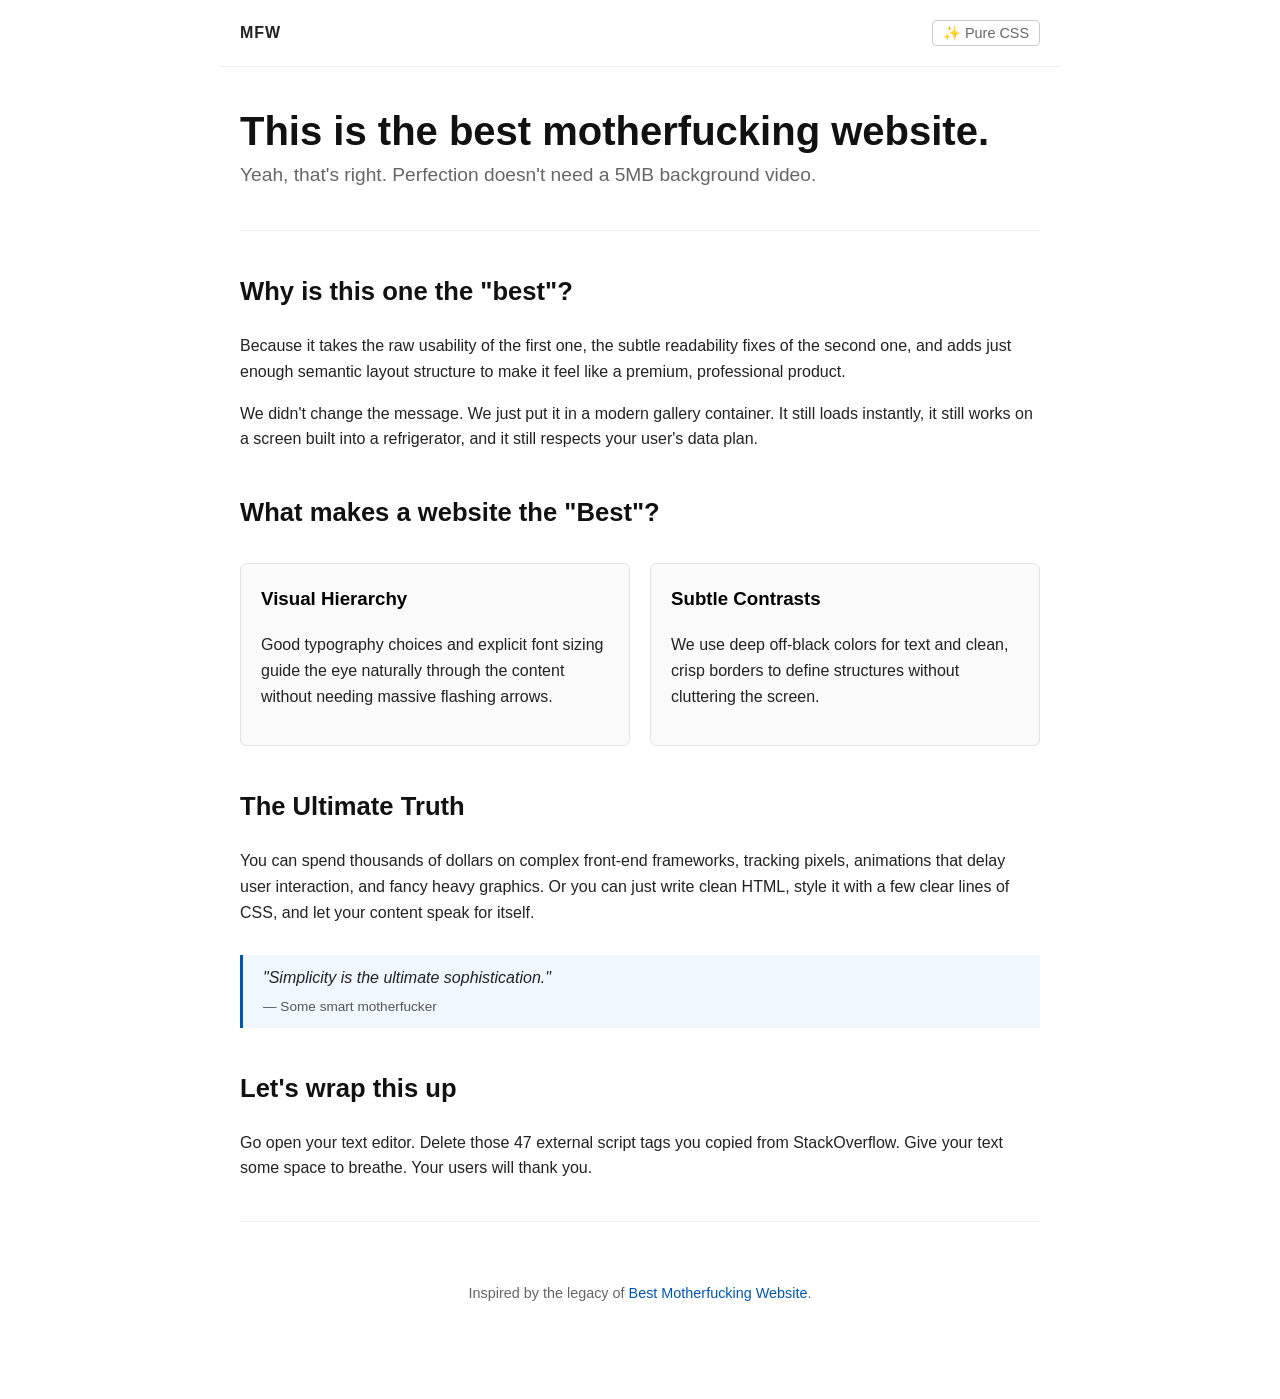
<file: thp-premiere-page-web/bestmotherfuckingwebsite/index.html>
<!doctype html>
<html lang="fr">
  <head>
    <meta charset="UTF-8" />
    <meta name="viewport" content="width=device-width, initial-scale=1.0" />
    <title>Best Motherfucking Website</title>
    <link rel="stylesheet" href="style.css" />
  </head>
  <body>
    <header>
      <span class="logo">MFW</span>
      <nav>
        <span class="theme-toggle">✨ Pure CSS</span>
      </nav>
    </header>

    <main>
      <h1>This is the best motherfucking website.</h1>

      <p class="subtitle">
        Yeah, that's right. Perfection doesn't need a 5MB background video.
      </p>

      <hr />

      <h2>Why is this one the "best"?</h2>

      <p>
        Because it takes the raw usability of the first one, the subtle
        readability fixes of the second one, and adds just enough semantic
        layout structure to make it feel like a premium, professional product.
      </p>

      <p>
        We didn't change the message. We just put it in a modern gallery
        container. It still loads instantly, it still works on a screen built
        into a refrigerator, and it still respects your user's data plan.
      </p>

      <h2>What makes a website the "Best"?</h2>

      <div class="features-grid">
        <div class="feature-card">
          <h3>Visual Hierarchy</h3>
          <p>
            Good typography choices and explicit font sizing guide the eye
            naturally through the content without needing massive flashing
            arrows.
          </p>
        </div>
        <div class="feature-card">
          <h3>Subtle Contrasts</h3>
          <p>
            We use deep off-black colors for text and clean, crisp borders to
            define structures without cluttering the screen.
          </p>
        </div>
      </div>

      <h2>The Ultimate Truth</h2>

      <p>
        You can spend thousands of dollars on complex front-end frameworks,
        tracking pixels, animations that delay user interaction, and fancy heavy
        graphics. Or you can just write clean HTML, style it with a few clear
        lines of CSS, and let your content speak for itself.
      </p>

      <blockquote>
        "Simplicity is the ultimate sophistication."
        <cite>— Some smart motherfucker</cite>
      </blockquote>

      <h2>Let's wrap this up</h2>

      <p>
        Go open your text editor. Delete those 47 external script tags you
        copied from StackOverflow. Give your text some space to breathe. Your
        users will thank you.
      </p>

      <hr />

      <footer>
        <p>
          Inspired by the legacy of
          <a href="https://bestmotherfucking.website/" target="_blank"
            >Best Motherfucking Website</a
          >.
        </p>
      </footer>
    </main>
  </body>
</html>
</file>
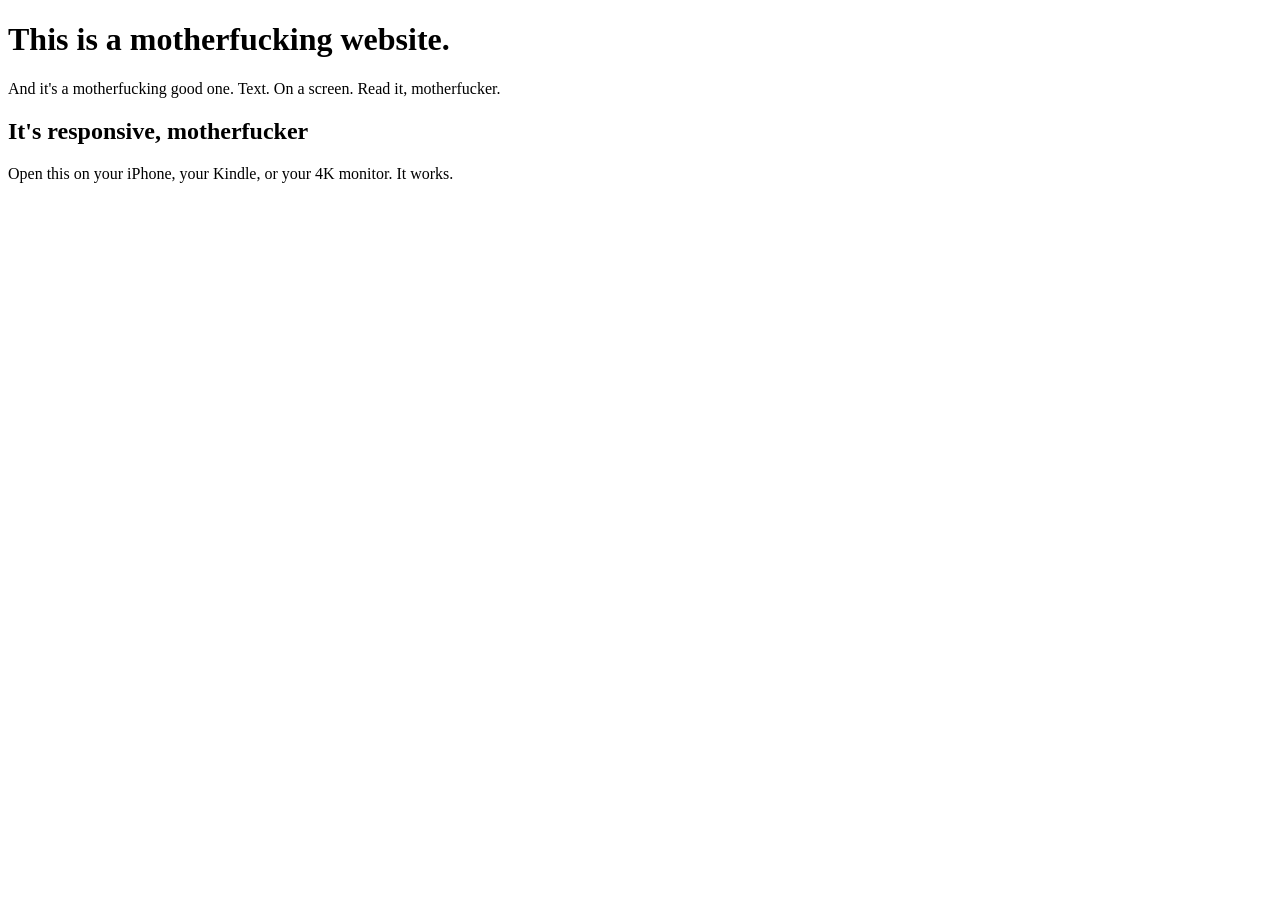
<file: thp-premiere-page-web/motherfuckingwebsite/index.html>
<!doctype html>
<html lang="fr">
  <head>
    <meta charset="UTF-8" />
    <meta name="viewport" content="width=device-width, initial-scale=1.0" />
    <title>Motherfucking Website</title>
  </head>
  <body>
    <h1>This is a motherfucking website.</h1>
    <p>
      And it's a motherfucking good one. Text. On a screen. Read it,
      motherfucker.
    </p>
    <h2>It's responsive, motherfucker</h2>
    <p>Open this on your iPhone, your Kindle, or your 4K monitor. It works.</p>
  </body>
</html>
</file>
<file: thp-premiere-page-web/bestmotherfuckingwebsite/style.css>
/* 1. Global Reset et Style de Base */
body {
  margin: 0;
  padding: 0;
  font-family:
    -apple-system, BlinkMacSystemFont, "Segoe UI", Roboto, Helvetica, Arial,
    sans-serif;
  color: #222222;
  background-color: #ffffff;
  line-height: 1.6;
}

/* 2. En-tête (Header) */
header {
  display: flex;
  justify-content: space-between;
  align-items: center;
  max-width: 800px;
  margin: 0 auto;
  padding: 20px;
  border-bottom: 1px solid #eeeeee;
}

header .logo {
  font-weight: bold;
  letter-spacing: 1px;
}

header .theme-toggle {
  font-size: 0.9rem;
  color: #666666;
  border: 1px solid #cccccc;
  padding: 4px 10px;
  border-radius: 4px;
}

/* 3. Zone Principale (Container) */
main {
  max-width: 800px;
  margin: 40px auto;
  padding: 0 20px;
}

h1 {
  font-size: 2.5rem;
  line-height: 1.2;
  margin-bottom: 5px;
  color: #111111;
}

.subtitle {
  font-size: 1.2rem;
  color: #666666;
  margin-top: 0;
  margin-bottom: 30px;
}

h2 {
  font-size: 1.6rem;
  margin-top: 40px;
  color: #111111;
}

/* 4. Mise en page avancée : La Grille */
.features-grid {
  display: grid;
  grid-template-columns: repeat(auto-fit, minmax(280px, 1fr));
  gap: 20px;
  margin: 30px 0;
}

.feature-card {
  border: 1px solid #e5e5e5;
  padding: 20px;
  border-radius: 6px;
  background-color: #fafafa;
}

.feature-card h3 {
  margin-top: 0;
  color: #000000;
}

/* 5. Éléments Sémantiques Spécifiques */
blockquote {
  border-left: 3px solid #0056b3;
  margin: 30px 0;
  padding: 10px 20px;
  background-color: #f0f7ff;
  font-style: italic;
}

blockquote cite {
  display: block;
  font-size: 0.85rem;
  color: #555555;
  margin-top: 5px;
  font-style: normal;
}

hr {
  border: 0;
  border-top: 1px solid #eeeeee;
  margin: 40px 0;
}

a {
  color: #0056b3;
  text-decoration: none;
}

a:hover {
  text-decoration: underline;
}

footer {
  text-align: center;
  font-size: 0.9rem;
  color: #666666;
  margin-top: 60px;
  padding-bottom: 40px;
}
</file>
